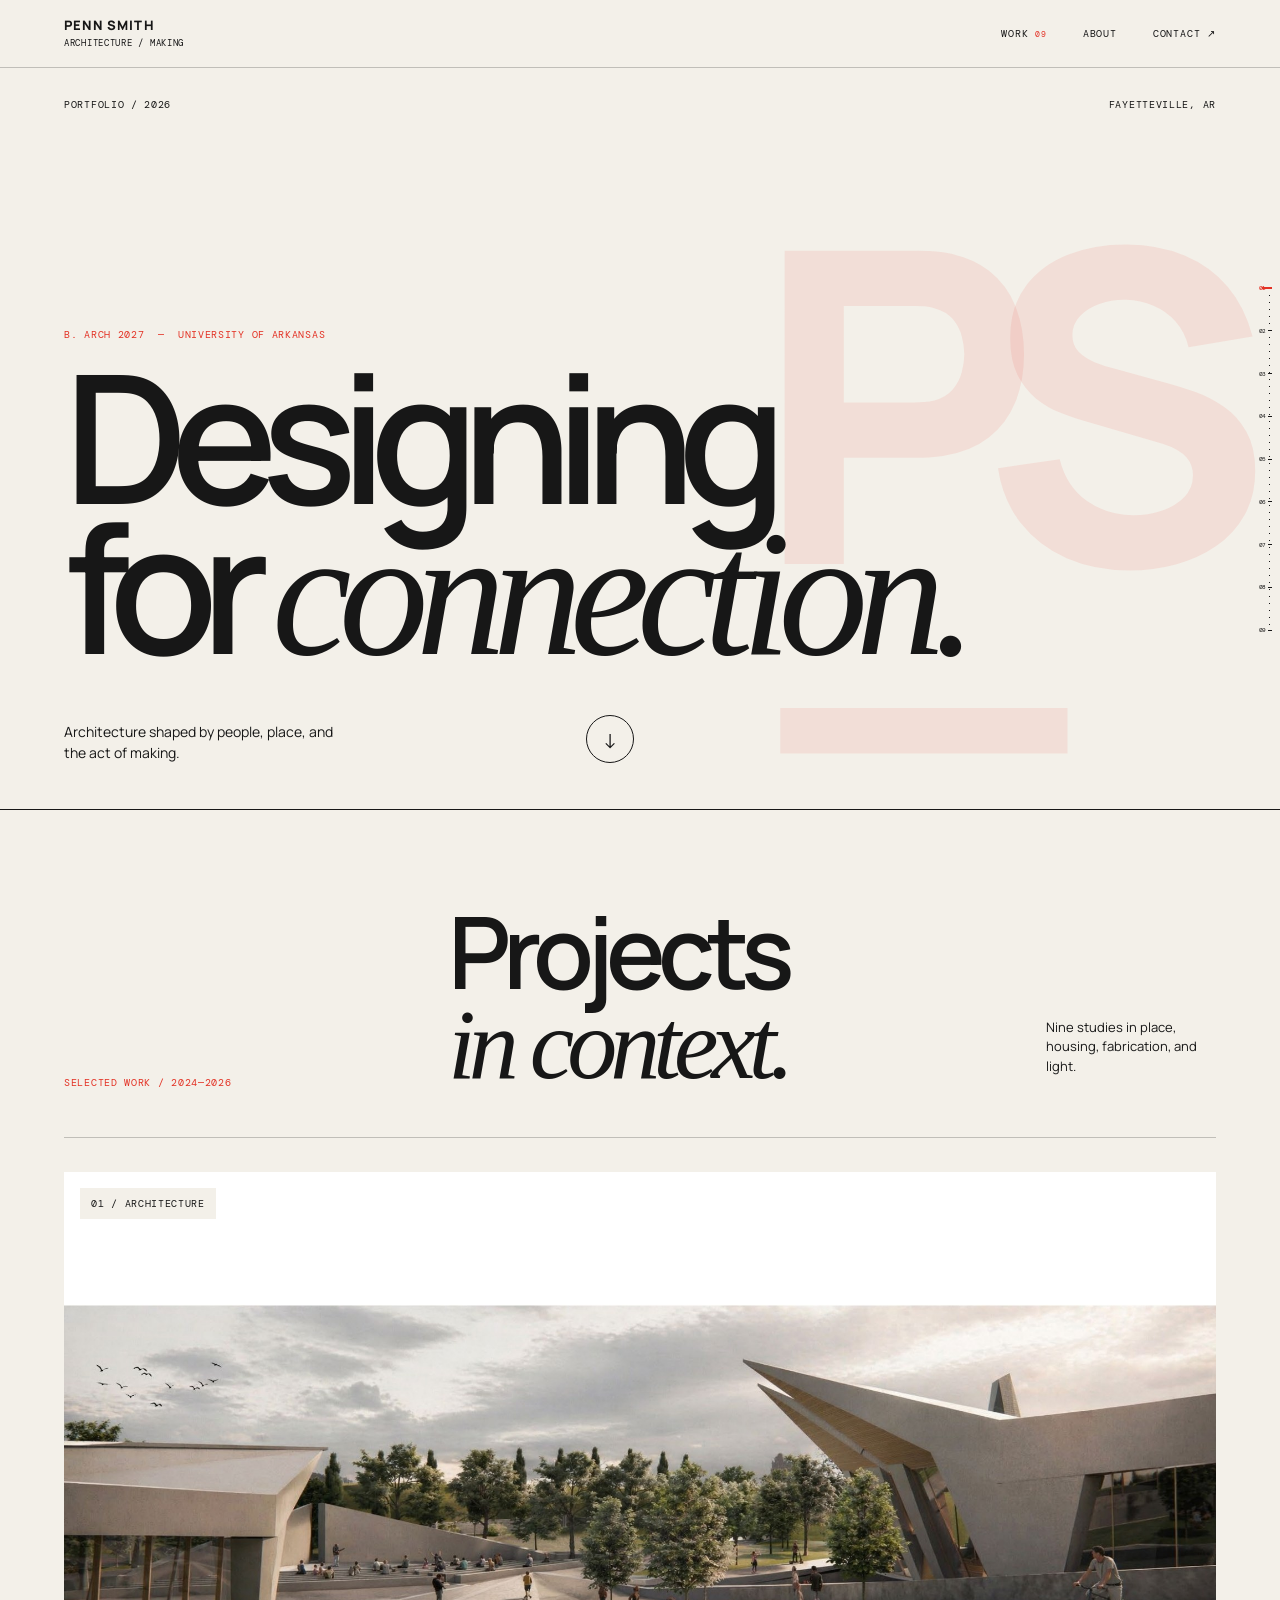
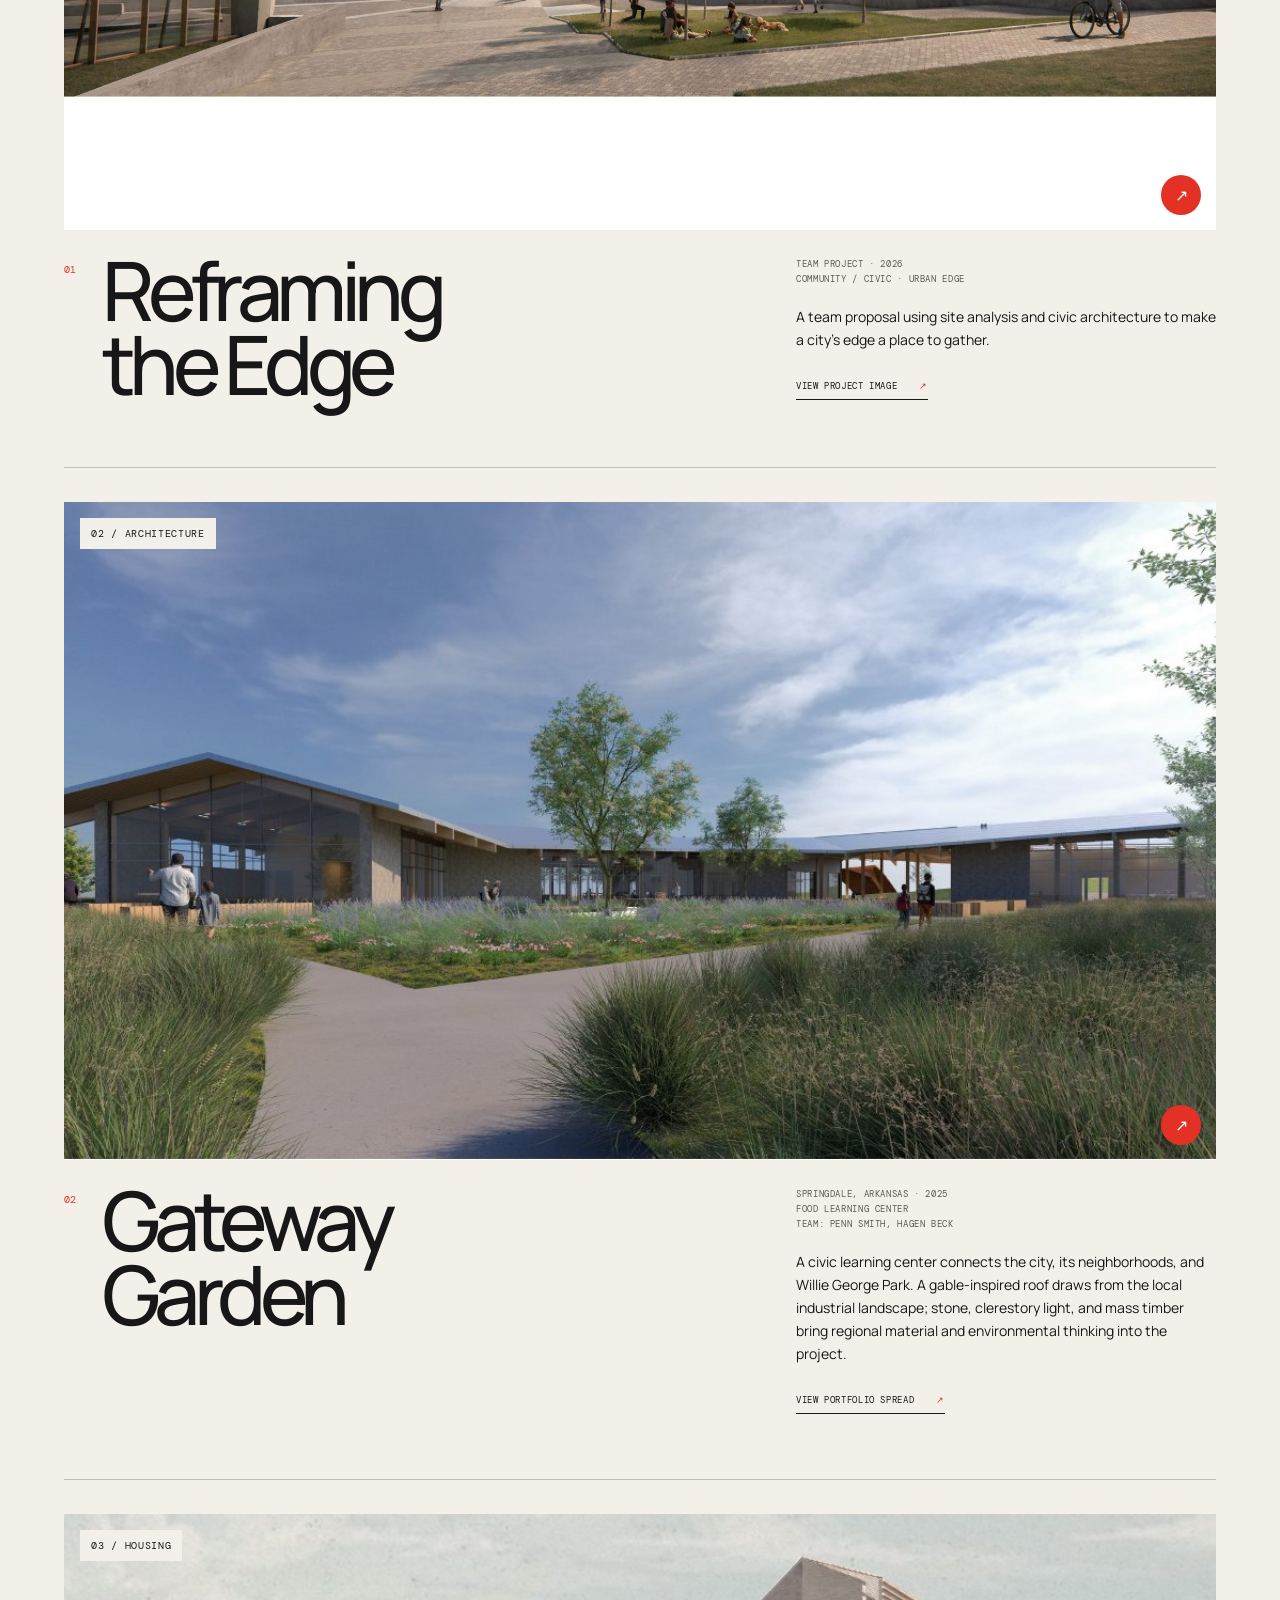
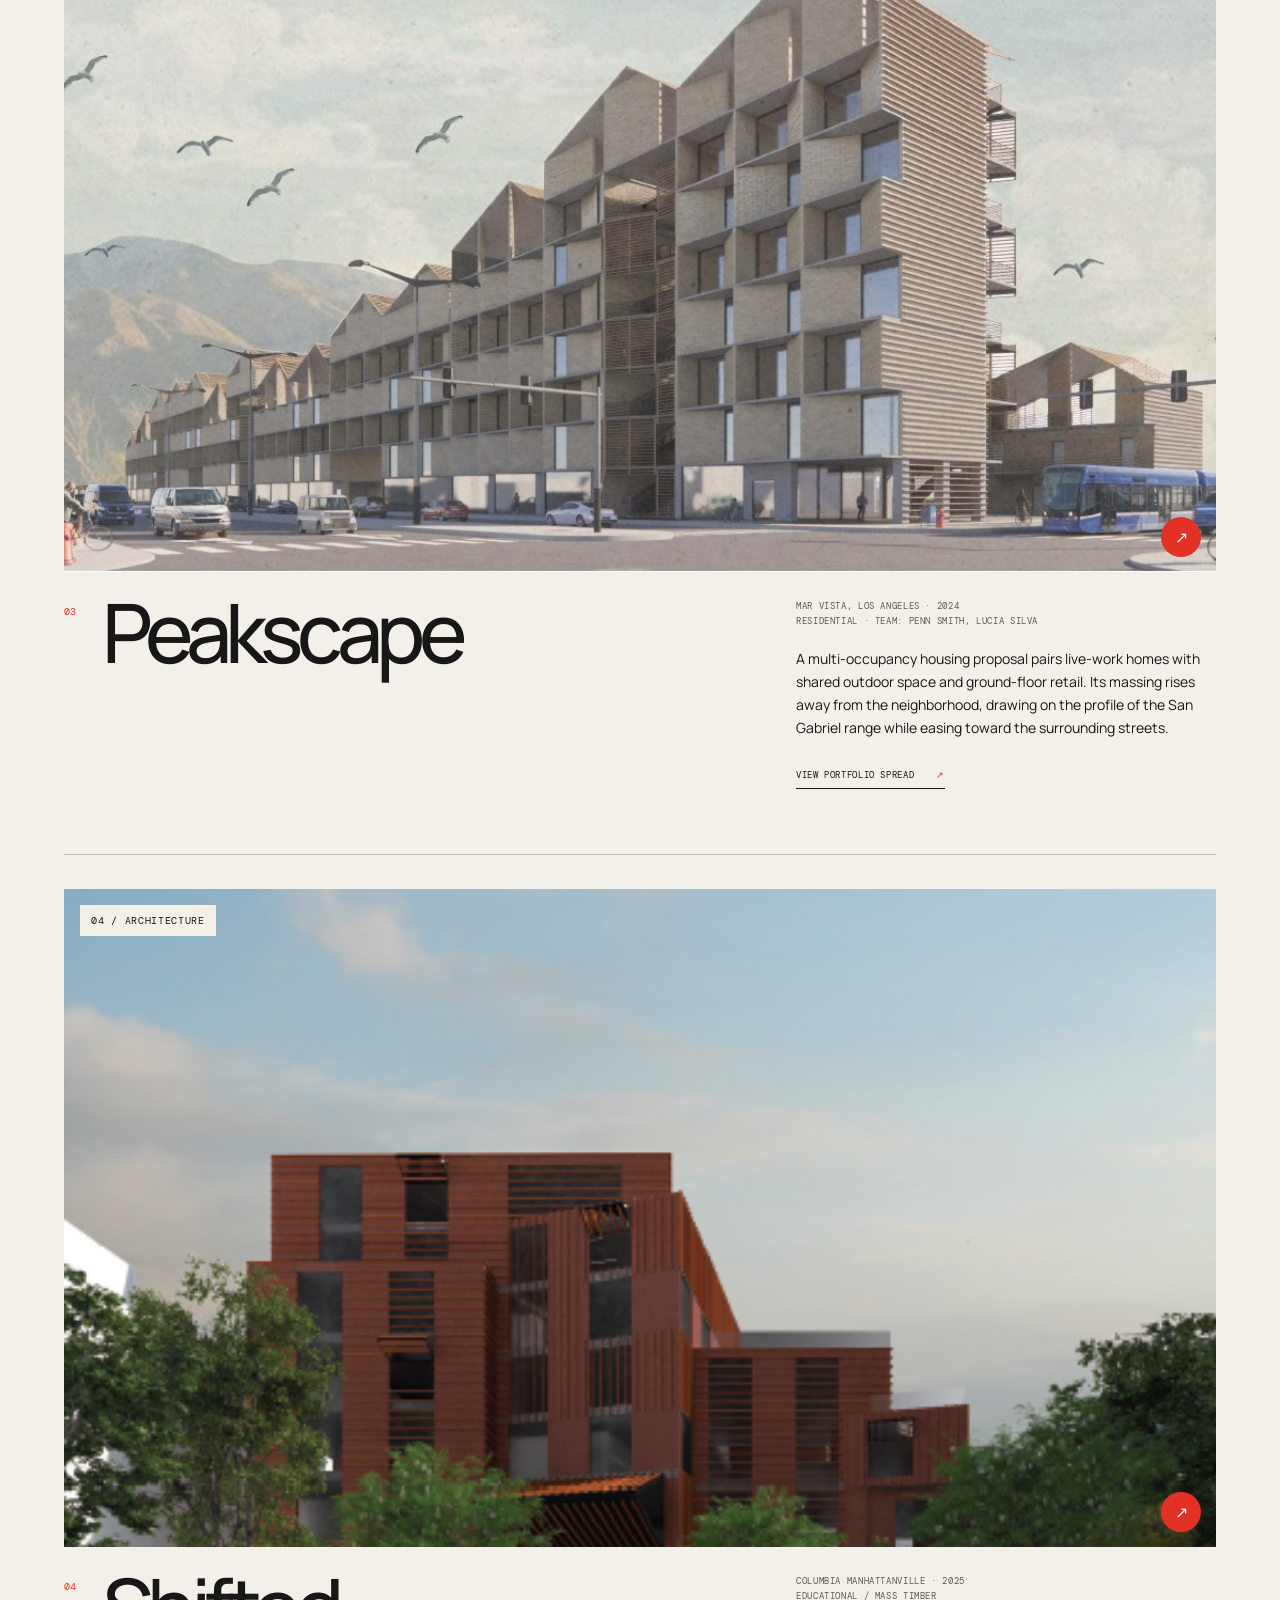
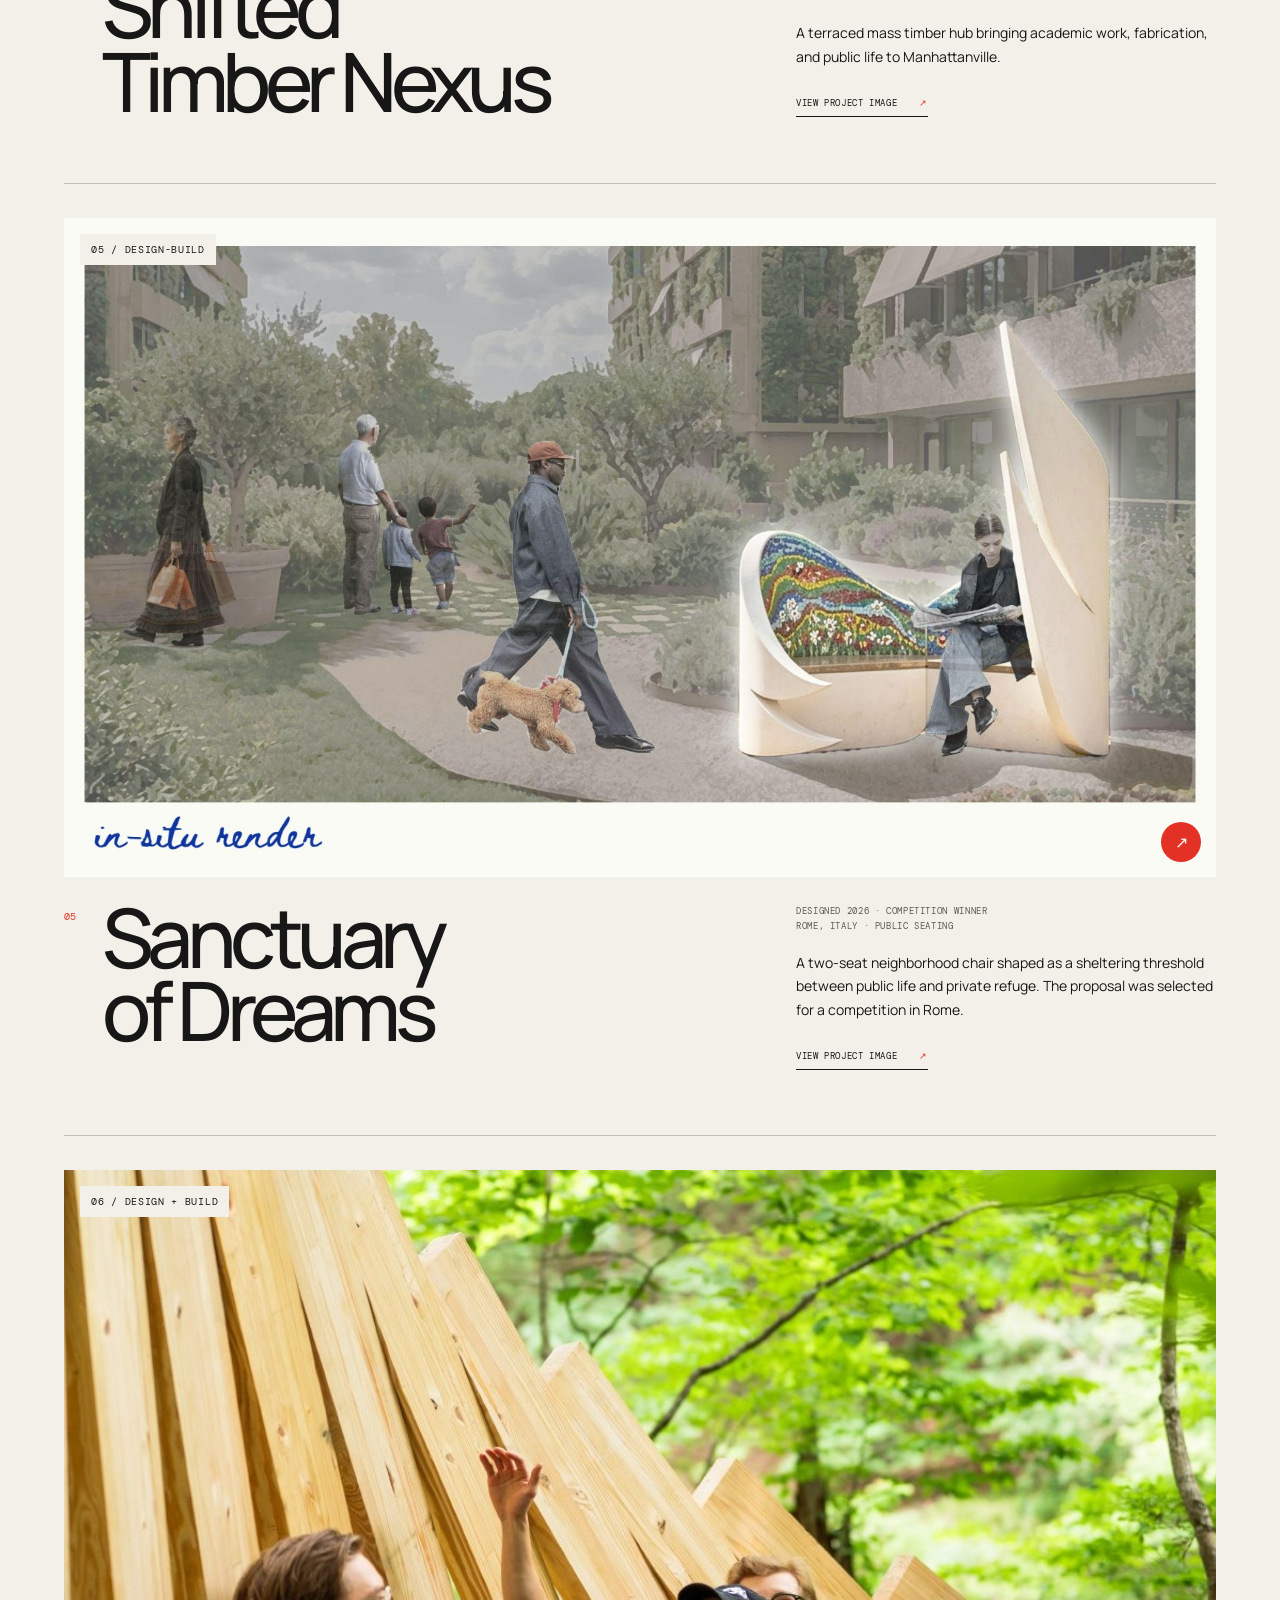
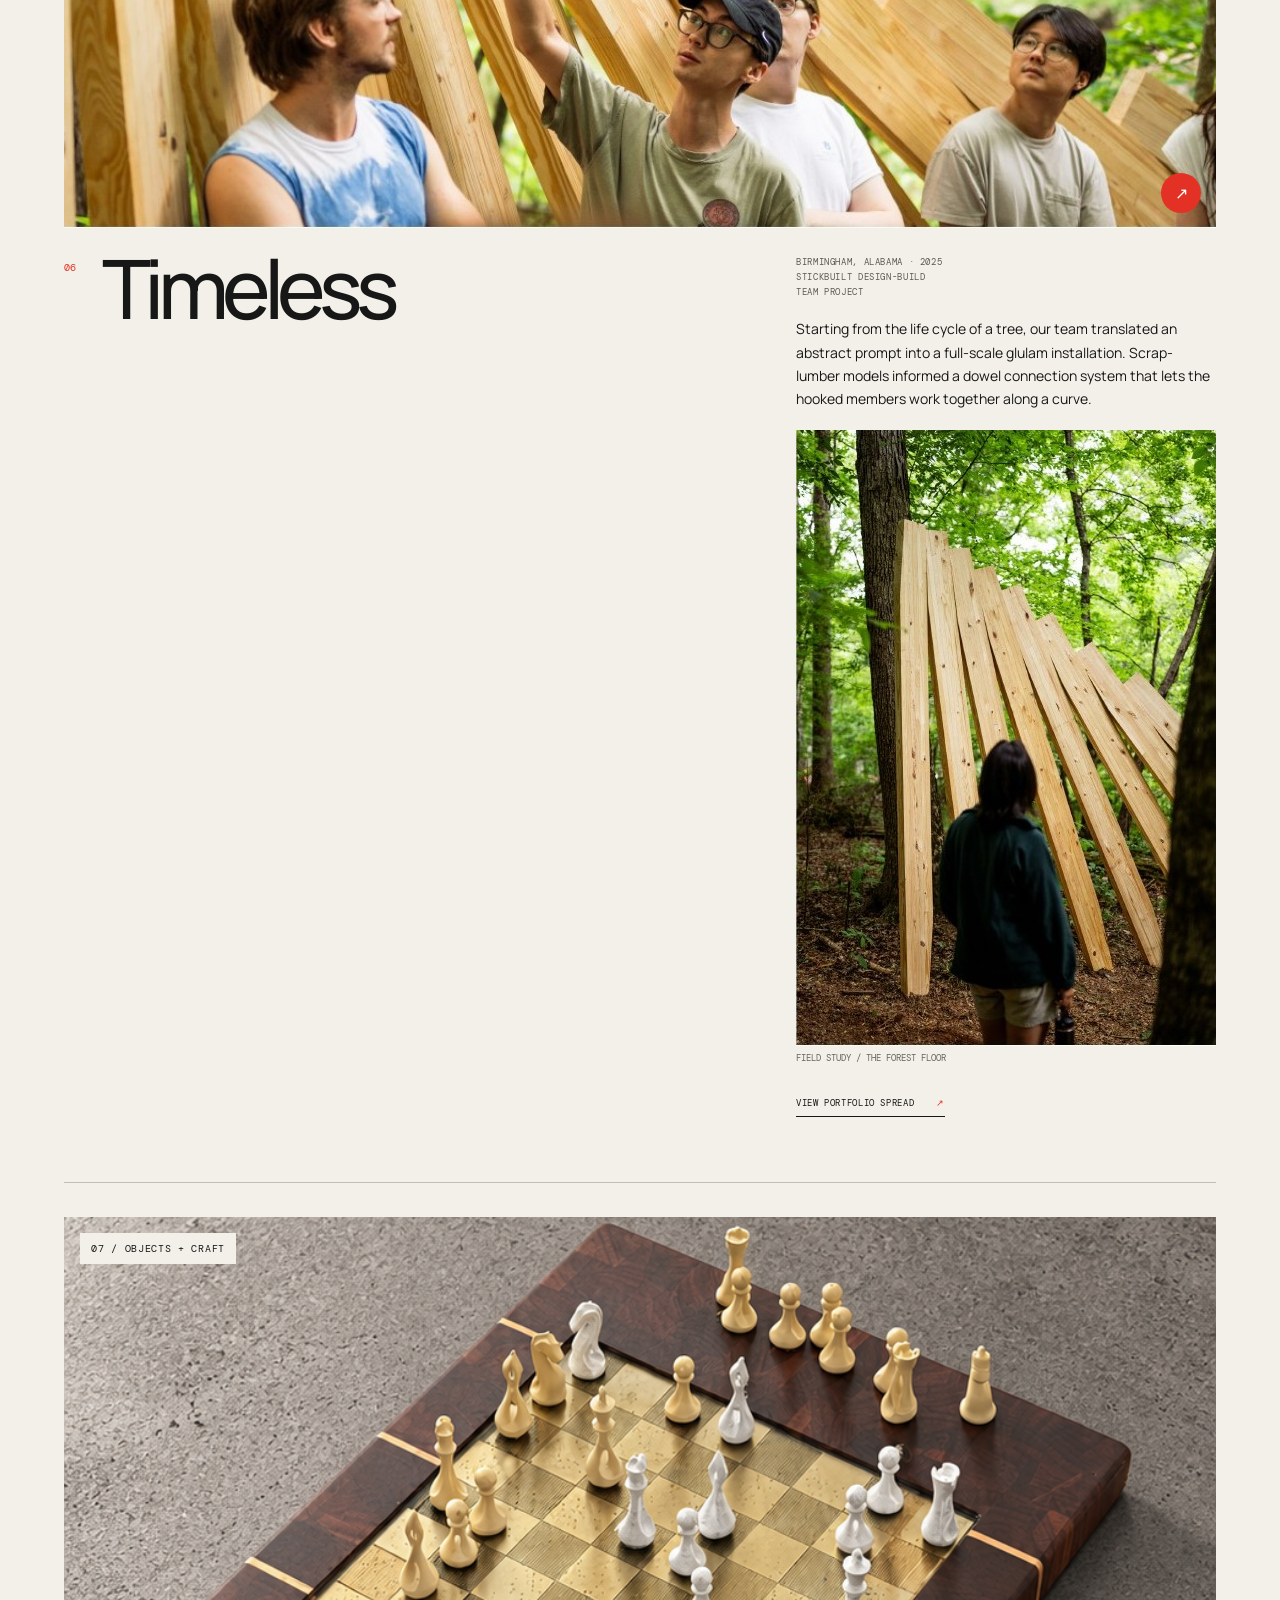
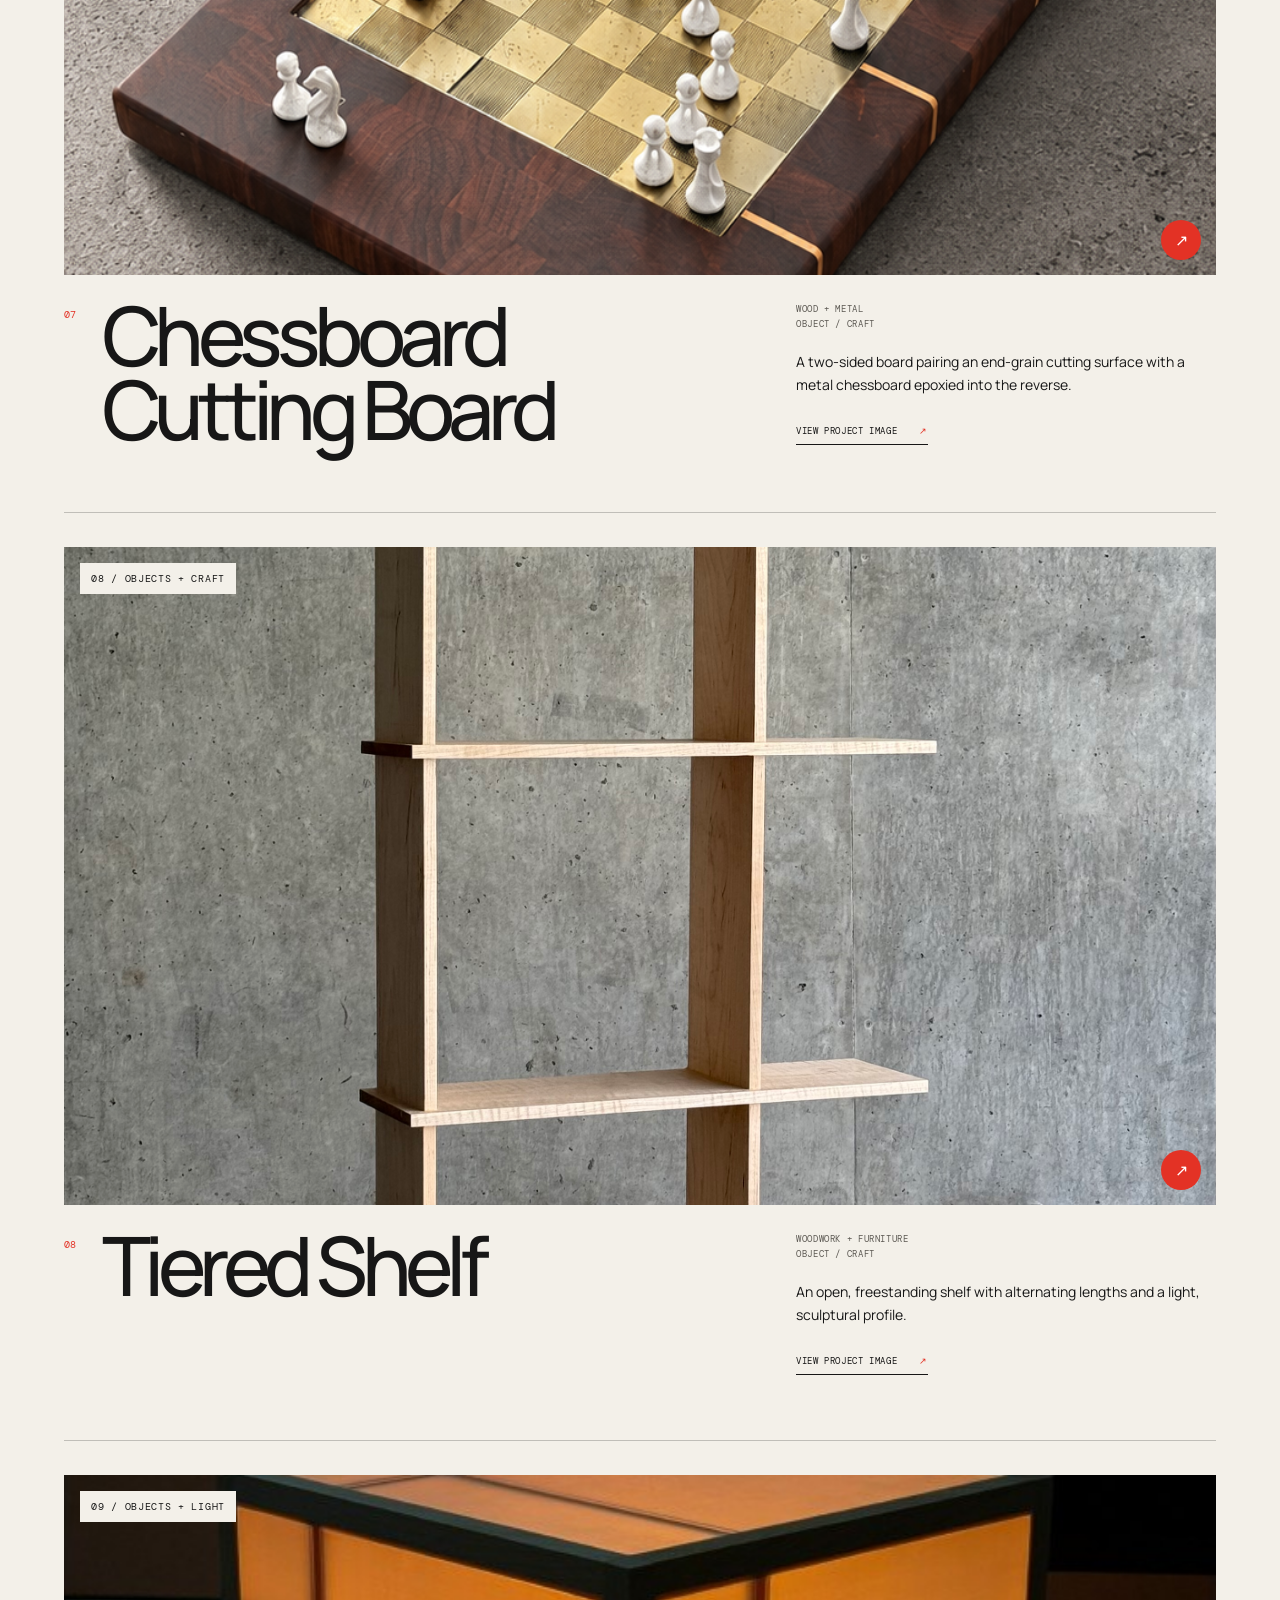
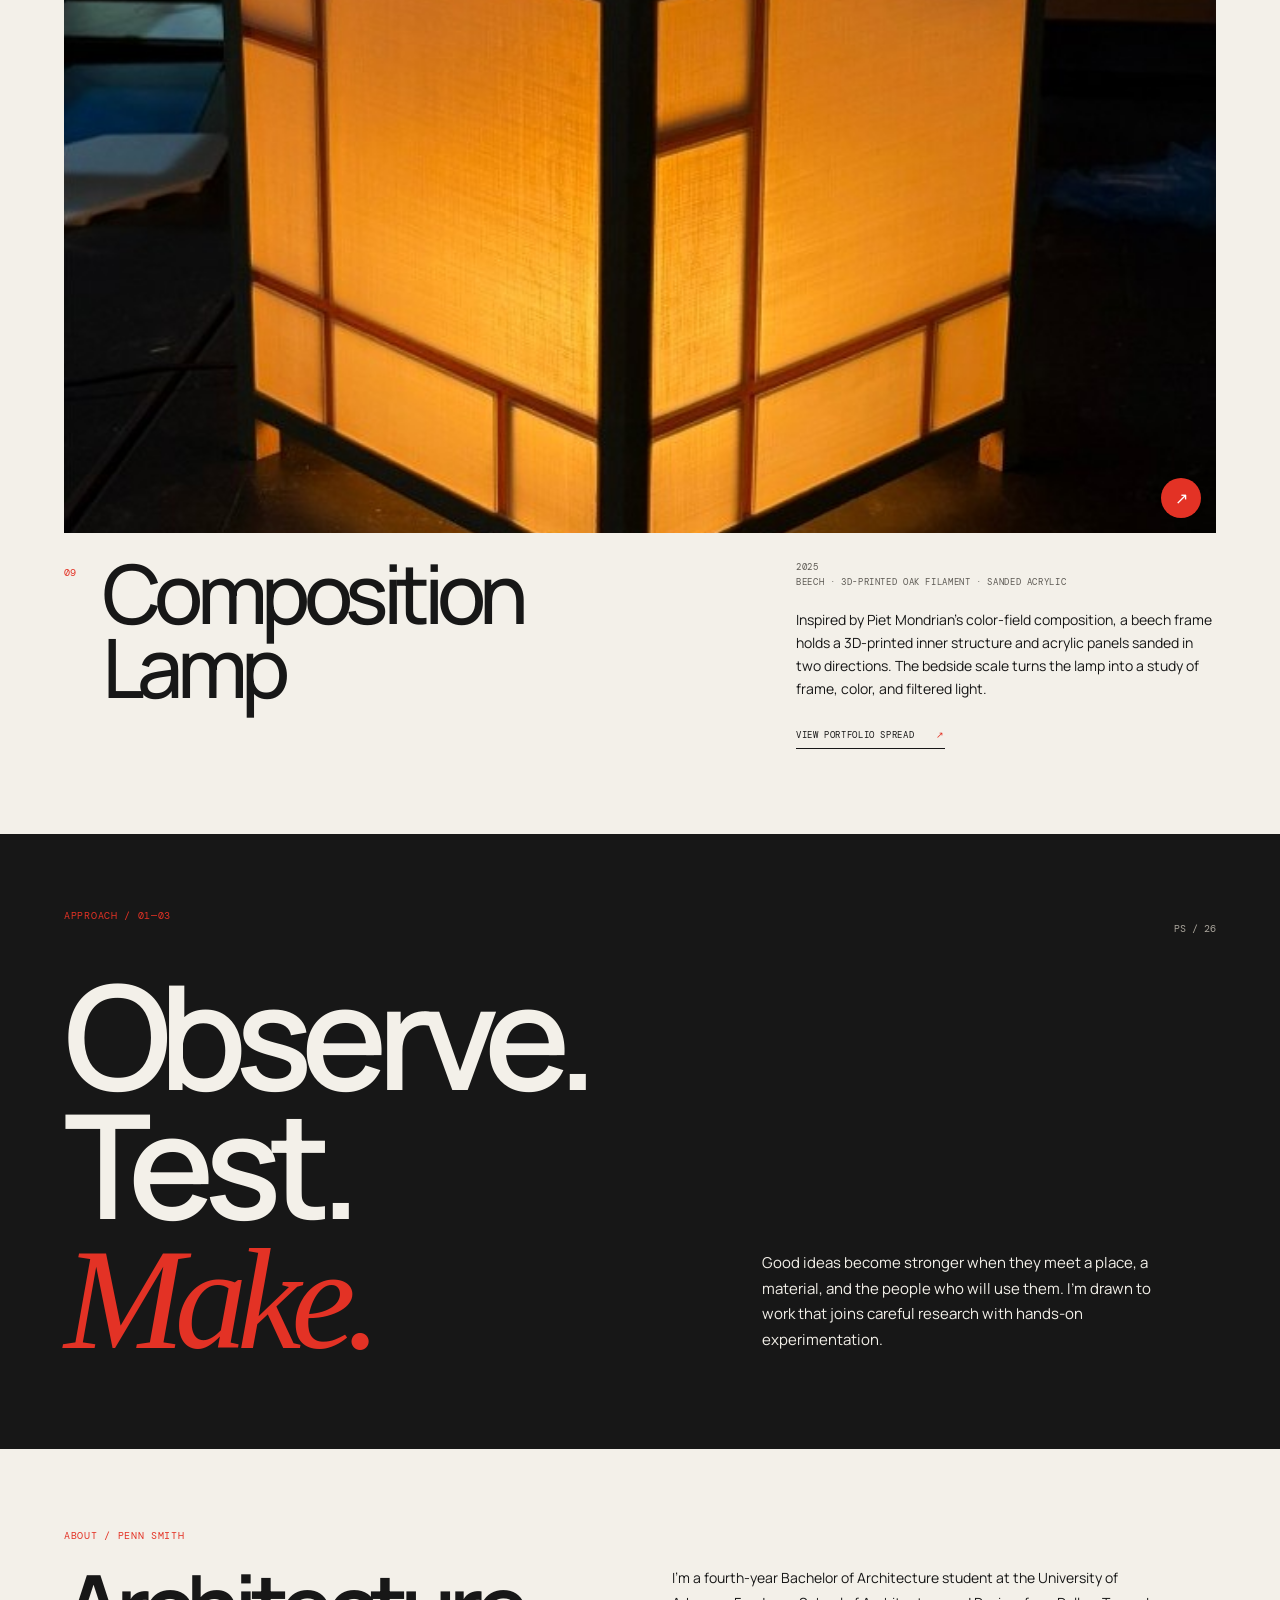
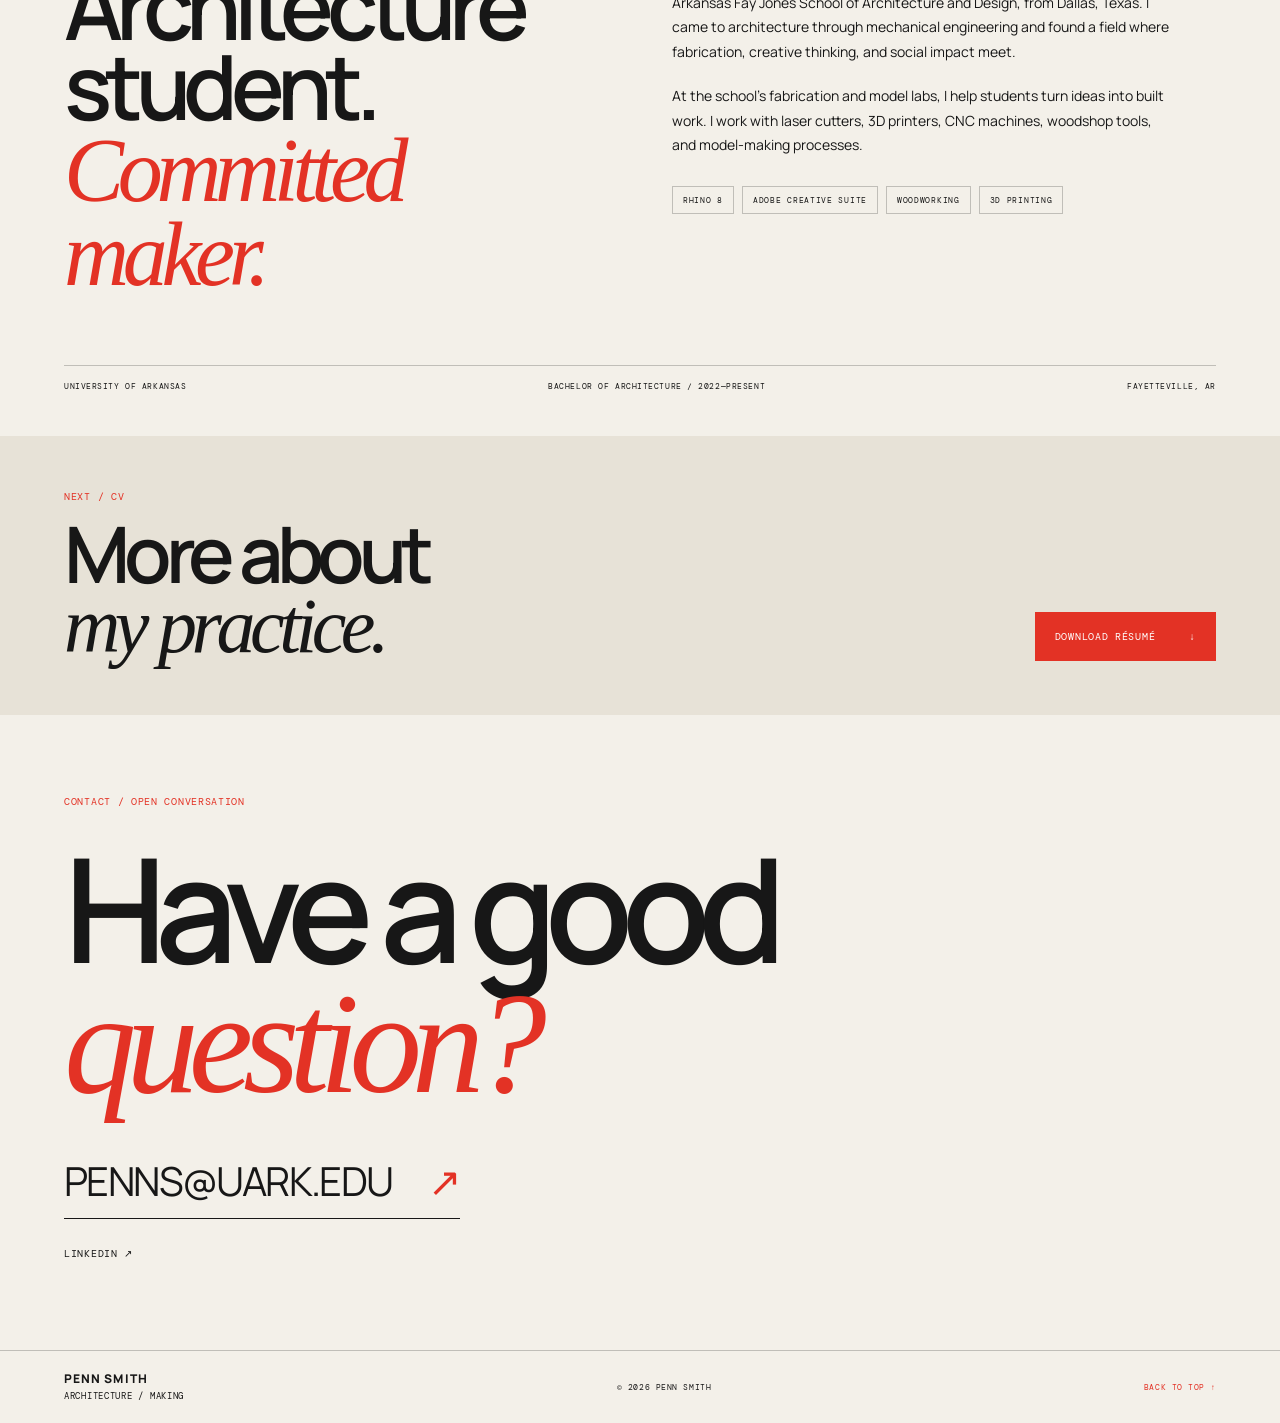
<file: index.html>
<!doctype html>
<html lang="en">
<head>
  <meta charset="utf-8">
  <meta name="viewport" content="width=device-width, initial-scale=1">
  <meta name="theme-color" content="#f3f0e9">
  <meta name="description" content="Architecture, fabrication, and design work by Penn Smith, a University of Arkansas architecture student.">
  <title>Penn Smith — Architecture & Making</title>
  <link rel="preconnect" href="https://fonts.googleapis.com">
  <link rel="preconnect" href="https://fonts.gstatic.com" crossorigin>
  <link href="https://fonts.googleapis.com/css2?family=DM+Mono:wght@400;500&family=Manrope:wght@400;500;600;700;800&display=swap" rel="stylesheet">
  <link rel="stylesheet" href="styles.css?v=scroll-ruler-6">
</head>
<body>
  <nav class="scroll-ruler" aria-label="Project scroll ruler">
    <span class="ruler-spine" aria-hidden="true"></span><span class="ruler-progress" aria-hidden="true"></span>
    <button type="button" data-project="reframing-edge" aria-label="Go to project 01, Reframing the Edge"><span>01</span></button>
    <button type="button" data-project="gateway-garden" aria-label="Go to project 02, Gateway Garden"><span>02</span></button>
    <button type="button" data-project="peakscape" aria-label="Go to project 03, Peakscape"><span>03</span></button>
    <button type="button" data-project="shifted-timber-nexus" aria-label="Go to project 04, Shifted Timber Nexus"><span>04</span></button>
    <button type="button" data-project="sanctuary-of-dreams" aria-label="Go to project 05, Sanctuary of Dreams"><span>05</span></button>
    <button type="button" data-project="timeless" aria-label="Go to project 06, Timeless"><span>06</span></button>
    <button type="button" data-project="chessboard-cutting-board" aria-label="Go to project 07, Chessboard Cutting Board"><span>07</span></button>
    <button type="button" data-project="tiered-shelf" aria-label="Go to project 08, Tiered Shelf"><span>08</span></button>
    <button type="button" data-project="composition-lamp" aria-label="Go to project 09, Composition Lamp"><span>09</span></button>
  </nav>
  <header class="topbar">
    <a class="wordmark" href="#top" aria-label="Penn Smith home">PENN SMITH<span>ARCHITECTURE / MAKING</span></a>
    <button class="menu-button" aria-expanded="false" aria-controls="nav">MENU <b>+</b></button>
    <nav id="nav" class="nav"><a href="#work">WORK <small>09</small></a><a href="#about">ABOUT</a><a href="#contact">CONTACT <span>↗</span></a></nav>
  </header>
  <main id="top">
    <section class="hero">
      <div class="hero-meta"><span>PORTFOLIO / 2026</span><span>FAYETTEVILLE, AR</span></div>
      <p class="hero-index">B. ARCH 2027&nbsp; — &nbsp;UNIVERSITY OF ARKANSAS</p>
      <h1>Designing<br>for <em>connection.</em></h1>
      <div class="hero-foot"><p>Architecture shaped by people, place, and the act of making.</p><a href="#work" class="circle-link" aria-label="Scroll to selected work">↓</a></div>
      <div class="hero-mark" aria-hidden="true">PS<br>—</div>
    </section>
    <section id="work" class="work">
      <div class="section-heading"><p class="eyebrow">SELECTED WORK / 2024—2026</p><h2>Projects<br><em>in context.</em></h2><p class="heading-note">Nine studies in place, housing, fabrication, and light.</p></div>
      <article class="project" id="reframing-edge">
        <a class="project-image" href="#reframing-copy"><img src="assets/reframing-edge-final-render.jpg" alt="Reframing the Edge community center in its landscape setting"><span class="image-label">01 / ARCHITECTURE</span><span class="image-arrow">↗</span></a>
        <div class="project-copy" id="reframing-copy"><div class="project-title"><span>01</span><h3>Reframing<br>the Edge</h3></div><div class="project-info"><p class="meta">TEAM PROJECT · 2026<br>COMMUNITY / CIVIC · URBAN EDGE</p><p>A team proposal using site analysis and civic architecture to make a city’s edge a place to gather.</p><a class="text-link" href="assets/reframing-edge-final-render.jpg" target="_blank">VIEW PROJECT IMAGE <span>↗</span></a></div></div>
      </article>
      <article class="project project-wide" id="gateway-garden">
        <a class="project-image" href="#gateway-copy"><img src="assets/gateway-garden.jpg" alt="Gateway Garden food learning center set into a planted public landscape"><span class="image-label">02 / ARCHITECTURE</span><span class="image-arrow">↗</span></a>
        <div class="project-copy" id="gateway-copy"><div class="project-title"><span>02</span><h3>Gateway<br>Garden</h3></div><div class="project-info"><p class="meta">SPRINGDALE, ARKANSAS · 2025<br>FOOD LEARNING CENTER<br>TEAM: PENN SMITH, HAGEN BECK</p><p>A civic learning center connects the city, its neighborhoods, and Willie George Park. A gable-inspired roof draws from the local industrial landscape; stone, clerestory light, and mass timber bring regional material and environmental thinking into the project.</p><a class="text-link" href="assets/source-page-4-04.jpg" target="_blank">VIEW PORTFOLIO SPREAD <span>↗</span></a></div></div>
      </article>
      <article class="project" id="peakscape">
        <a class="project-image" href="#peakscape-copy"><img src="assets/peakscape.jpg" alt="Peakscape housing proposal with stepped forms against the San Gabriel Mountains"><span class="image-label">03 / HOUSING</span><span class="image-arrow">↗</span></a>
        <div class="project-copy" id="peakscape-copy"><div class="project-title"><span>03</span><h3>Peakscape</h3></div><div class="project-info"><p class="meta">MAR VISTA, LOS ANGELES · 2024<br>RESIDENTIAL · TEAM: PENN SMITH, LUCIA SILVA</p><p>A multi-occupancy housing proposal pairs live-work homes with shared outdoor space and ground-floor retail. Its massing rises away from the neighborhood, drawing on the profile of the San Gabriel range while easing toward the surrounding streets.</p><a class="text-link" href="assets/source-page-10-10.jpg" target="_blank">VIEW PORTFOLIO SPREAD <span>↗</span></a></div></div>
      </article>
      <article class="project" id="shifted-timber-nexus">
        <a class="project-image" href="#shifted-copy"><img src="assets/shifted-timber-render-cover.png" alt="Street-level view of Shifted Timber Nexus, a terracotta-clad mass-timber building"><span class="image-label">04 / ARCHITECTURE</span><span class="image-arrow">↗</span></a>
        <div class="project-copy" id="shifted-copy"><div class="project-title"><span>04</span><h3>Shifted<br>Timber Nexus</h3></div><div class="project-info"><p class="meta">COLUMBIA MANHATTANVILLE · 2025<br>EDUCATIONAL / MASS TIMBER</p><p>A terraced mass timber hub bringing academic work, fabrication, and public life to Manhattanville.</p><a class="text-link" href="assets/shifted-timber-render-cover.png" target="_blank">VIEW PROJECT IMAGE <span>↗</span></a></div></div>
      </article>
      <article class="project" id="sanctuary-of-dreams">
        <a class="project-image" href="#sanctuary-copy"><img src="assets/sanctuary-in-situ-render.jpg" alt="Sanctuary of Dreams chair in its neighborhood setting"><span class="image-label">05 / DESIGN-BUILD</span><span class="image-arrow">↗</span></a>
        <div class="project-copy" id="sanctuary-copy"><div class="project-title"><span>05</span><h3>Sanctuary<br>of Dreams</h3></div><div class="project-info"><p class="meta">DESIGNED 2026 · COMPETITION WINNER<br>ROME, ITALY · PUBLIC SEATING</p><p>A two-seat neighborhood chair shaped as a sheltering threshold between public life and private refuge. The proposal was selected for a competition in Rome.</p><a class="text-link" href="assets/sanctuary-in-situ-render.jpg" target="_blank">VIEW PROJECT IMAGE <span>↗</span></a></div></div>
      </article>
      <article class="project project-build" id="timeless">
        <a class="project-image" href="#timeless-copy"><img src="assets/timeless-team.jpg" alt="Students discuss a curved glulam timber installation in a forest"><span class="image-label">06 / DESIGN + BUILD</span><span class="image-arrow">↗</span></a>
        <div class="project-copy" id="timeless-copy"><div class="project-title"><span>06</span><h3>Timeless</h3></div><div class="project-info"><p class="meta">BIRMINGHAM, ALABAMA · 2025<br>STICKBUILT DESIGN-BUILD<br>TEAM PROJECT</p><p>Starting from the life cycle of a tree, our team translated an abstract prompt into a full-scale glulam installation. Scrap-lumber models informed a dowel connection system that lets the hooked members work together along a curve.</p><div class="build-detail"><img src="assets/timeless-detail.jpg" alt="A visitor stands beside the timber installation"><span>FIELD STUDY / THE FOREST FLOOR</span></div><a class="text-link" href="assets/source-page-18-18.jpg" target="_blank">VIEW PORTFOLIO SPREAD <span>↗</span></a></div></div>
      </article>
      <article class="project" id="chessboard-cutting-board">
        <a class="project-image" href="#chessboard-copy"><img src="assets/cutting-board-chess.png" alt="Handmade end-grain cutting board with a metal chessboard insert and chess pieces"><span class="image-label">07 / OBJECTS + CRAFT</span><span class="image-arrow">↗</span></a>
        <div class="project-copy" id="chessboard-copy"><div class="project-title"><span>07</span><h3>Chessboard<br>Cutting Board</h3></div><div class="project-info"><p class="meta">WOOD + METAL<br>OBJECT / CRAFT</p><p>A two-sided board pairing an end-grain cutting surface with a metal chessboard epoxied into the reverse.</p><a class="text-link" href="assets/cutting-board-chess.png" target="_blank">VIEW PROJECT IMAGE <span>↗</span></a></div></div>
      </article>
      <article class="project" id="tiered-shelf">
        <a class="project-image" href="#shelf-copy"><img src="assets/tiered-shelf-front.jpeg" alt="Pale wood tiered shelf against a concrete wall"><span class="image-label">08 / OBJECTS + CRAFT</span><span class="image-arrow">↗</span></a>
        <div class="project-copy" id="shelf-copy"><div class="project-title"><span>08</span><h3>Tiered Shelf</h3></div><div class="project-info"><p class="meta">WOODWORK + FURNITURE<br>OBJECT / CRAFT</p><p>An open, freestanding shelf with alternating lengths and a light, sculptural profile.</p><a class="text-link" href="assets/tiered-shelf-front.jpeg" target="_blank">VIEW PROJECT IMAGE <span>↗</span></a></div></div>
      </article>
      <article class="project project-lamp" id="composition-lamp">
        <a class="project-image" href="#lamp-copy"><img src="assets/composition-lamp.jpg" alt="Composition Lamp glowing with a geometric timber frame and warm translucent panels"><span class="image-label">09 / OBJECTS + LIGHT</span><span class="image-arrow">↗</span></a>
        <div class="project-copy" id="lamp-copy"><div class="project-title"><span>09</span><h3>Composition<br>Lamp</h3></div><div class="project-info"><p class="meta">2025<br>BEECH · 3D-PRINTED OAK FILAMENT · SANDED ACRYLIC</p><p>Inspired by Piet Mondrian’s color-field composition, a beech frame holds a 3D-printed inner structure and acrylic panels sanded in two directions. The bedside scale turns the lamp into a study of frame, color, and filtered light.</p><a class="text-link" href="assets/source-page-19-19.jpg" target="_blank">VIEW PORTFOLIO SPREAD <span>↗</span></a></div></div>
      </article>
    </section>
    <section class="statement"><p class="eyebrow">APPROACH / 01—03</p><div class="statement-grid"><h2>Observe.<br>Test.<br><em>Make.</em></h2><p>Good ideas become stronger when they meet a place, a material, and the people who will use them. I’m drawn to work that joins careful research with hands-on experimentation.</p><span class="statement-number">PS / 26</span></div></section>
    <section id="about" class="about"><p class="eyebrow">ABOUT / PENN SMITH</p><div class="about-main"><h2>Architecture student.<br><em>Committed maker.</em></h2><div class="about-copy"><p>I’m a fourth-year Bachelor of Architecture student at the University of Arkansas Fay Jones School of Architecture and Design, from Dallas, Texas. I came to architecture through mechanical engineering and found a field where fabrication, creative thinking, and social impact meet.</p><p>At the school’s fabrication and model labs, I help students turn ideas into built work. I work with laser cutters, 3D printers, CNC machines, woodshop tools, and model-making processes.</p><div class="about-tags"><span>RHINO 8</span><span>ADOBE CREATIVE SUITE</span><span>WOODWORKING</span><span>3D PRINTING</span></div></div></div><div class="about-bottom"><span>UNIVERSITY OF ARKANSAS</span><span>BACHELOR OF ARCHITECTURE / 2022—PRESENT</span><span>FAYETTEVILLE, AR</span></div></section>
    <section class="resume"><div><p class="eyebrow">NEXT / CV</p><h2>More about<br><em>my practice.</em></h2></div><a class="resume-button" href="assets/penn-smith-resume.pdf" download>DOWNLOAD RÉSUMÉ <span>↓</span></a></section>
    <section id="contact" class="contact"><p class="eyebrow">CONTACT / OPEN CONVERSATION</p><h2>Have a good<br><em>question?</em></h2><a class="email" href="mailto:penns@uark.edu">PENNS@UARK.EDU <span>↗</span></a><a class="linkedin" href="https://www.linkedin.com/in/pennsmitharch" target="_blank" rel="noreferrer">LINKEDIN ↗</a></section>
  </main>
  <footer><a class="wordmark" href="#top">PENN SMITH<span>ARCHITECTURE / MAKING</span></a><span>© <span id="year"></span> PENN SMITH</span><a href="#top">BACK TO TOP ↑</a></footer>
  <script src="script.js?v=scroll-ruler-2"></script>
</body>
</html>
</file>
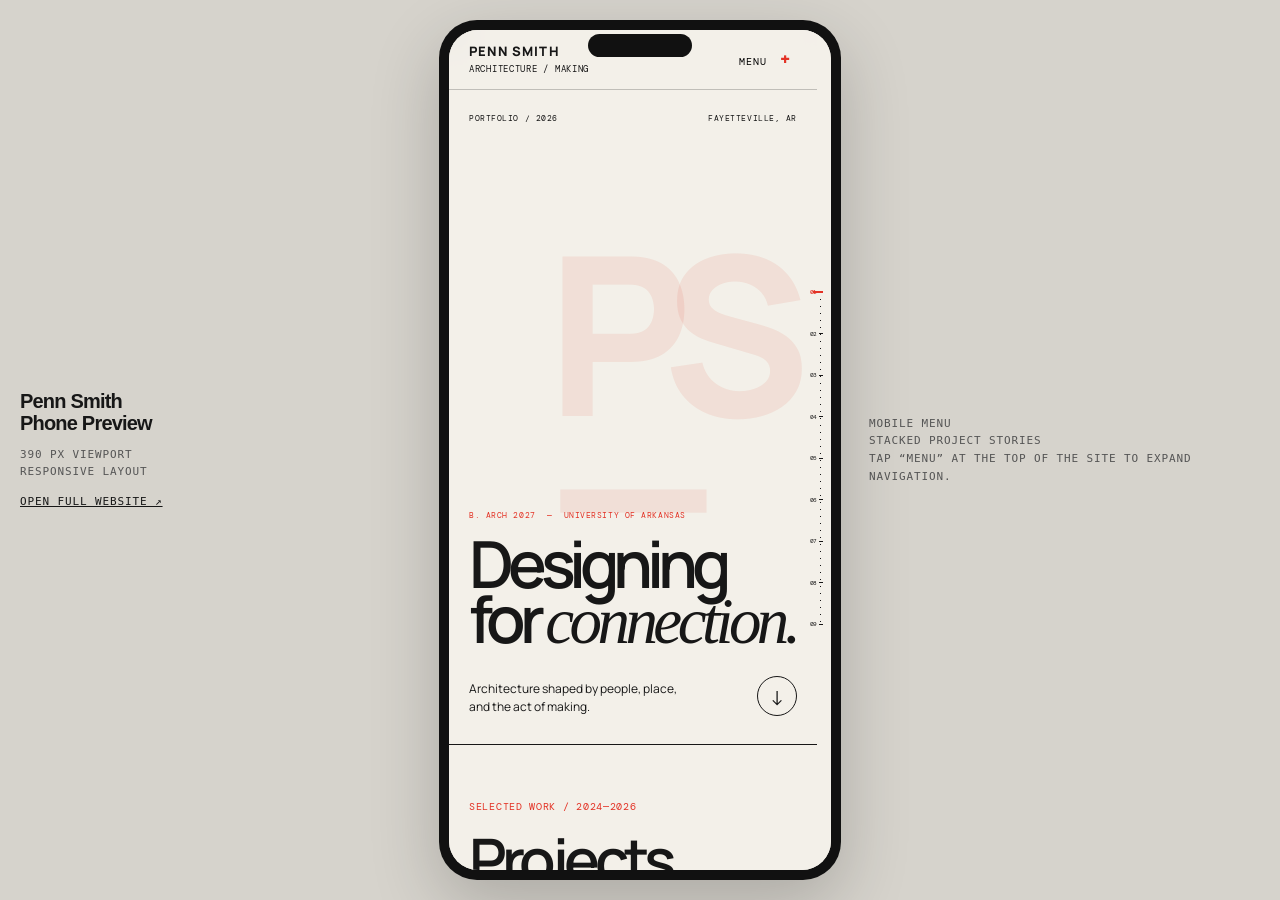
<file: mobile-preview.html>
<!doctype html>
<html lang="en">
<head>
  <meta charset="utf-8">
  <meta name="viewport" content="width=device-width, initial-scale=1">
  <meta name="theme-color" content="#d6d3cc">
  <title>Penn Smith — Phone Preview</title>
  <style>
    *{box-sizing:border-box}body{margin:0;min-height:100vh;background:#d6d3cc;color:#171717;font-family:Arial,sans-serif;display:grid;grid-template-columns:minmax(220px,1fr) 402px minmax(220px,1fr);align-items:center;gap:28px;padding:20px}aside{font:11px/1.6 monospace;letter-spacing:.08em;text-transform:uppercase;color:#555}aside strong{display:block;color:#171717;font:600 20px/1.1 Arial,sans-serif;letter-spacing:-.04em;text-transform:none;margin-bottom:12px}aside a{display:inline-block;color:#171717;margin-top:12px}main{width:402px;height:min(880px,calc(100vh - 40px));min-height:620px;background:#111;border-radius:38px;padding:10px;box-shadow:0 24px 70px #0003;position:relative}main:before{content:"";position:absolute;z-index:2;top:14px;left:50%;transform:translateX(-50%);width:104px;height:23px;background:#111;border-radius:20px}iframe{display:block;border:0;width:100%;height:100%;border-radius:29px;background:#f3f0e9}@media(max-width:800px){body{display:block;padding:0;background:#f3f0e9}aside{display:none}main{width:100vw;height:100svh;min-height:0;border-radius:0;padding:0;box-shadow:none}main:before{display:none}iframe{border-radius:0}}
  </style>
</head>
<body>
  <aside><strong>Penn Smith<br>Phone Preview</strong>390 px viewport<br>Responsive layout<br><a href="./">Open full website ↗</a></aside>
  <main><iframe src="./" title="Penn Smith architecture portfolio in phone layout"></iframe></main>
  <aside>Mobile menu<br>Stacked project stories<br>Tap “MENU” at the top of the site to expand navigation.</aside>
</body>
</html>
</file>
<file: styles.css>
:root{--paper:#f3f0e9;--ink:#171717;--line:rgba(23,23,23,.23);--red:#e33225;--mono:"DM Mono",monospace;--sans:"Manrope",Arial,sans-serif}*{box-sizing:border-box}html{scroll-behavior:smooth}body{margin:0;background:var(--paper);color:var(--ink);font-family:var(--sans);-webkit-font-smoothing:antialiased}a{color:inherit;text-decoration:none}.topbar{height:68px;padding:0 5vw;display:flex;align-items:center;justify-content:space-between;border-bottom:1px solid var(--line);position:sticky;top:0;background:rgba(243,240,233,.95);backdrop-filter:blur(12px);z-index:10}.wordmark{font-size:13px;font-weight:800;letter-spacing:.09em;line-height:1.2}.wordmark span{display:block;margin-top:4px;font:9px var(--mono);letter-spacing:.08em}.nav{display:flex;gap:36px;font:10px var(--mono);letter-spacing:.08em}.nav a:hover,.text-link:hover{color:var(--red)}.nav small{color:var(--red)}.menu-button{display:none;background:none;border:0;font:10px var(--mono)}.hero{min-height:calc(90svh - 68px);padding:30px 5vw 46px;position:relative;overflow:hidden;display:flex;flex-direction:column;justify-content:space-between;border-bottom:1px solid var(--ink)}.hero-meta,.hero-index,.eyebrow,.meta,.image-label,.text-link,.about-tags,.about-bottom,footer,.linkedin,.resume-button{font:10px var(--mono);letter-spacing:.07em}.hero-meta{display:flex;justify-content:space-between}.hero-index{margin:auto 0 20px;color:var(--red)}h1{font-size:clamp(68px,14vw,190px);line-height:.84;letter-spacing:-.095em;font-weight:600;margin:0 0 45px;position:relative;z-index:1}h1 em,h2 em{font-family:Georgia,serif;font-weight:400;letter-spacing:-.07em}.hero-foot{display:flex;justify-content:space-between;align-items:end;max-width:570px}.hero-foot p{font-size:14px;max-width:290px;line-height:1.5;margin:0}.circle-link{border:1px solid var(--ink);border-radius:50%;width:48px;height:48px;display:grid;place-items:center;font-size:20px}.hero-mark{position:absolute;right:5vw;top:24%;font-size:clamp(150px,34vw,440px);font-weight:800;letter-spacing:-.13em;line-height:.7;color:rgba(227,50,37,.09);pointer-events:none}.work{padding:80px 5vw 20px}.section-heading{display:grid;grid-template-columns:1fr 1fr 1fr;align-items:end;padding-bottom:48px}.eyebrow{color:var(--red);margin:0}.section-heading h2,.statement h2,.about h2,.resume h2,.contact h2{font-size:clamp(42px,8vw,100px);line-height:.89;letter-spacing:-.08em;font-weight:600;margin:16px 0 0}.heading-note{font-size:13px;max-width:170px;line-height:1.5;justify-self:end}.project{padding:34px 0 65px;border-top:1px solid var(--line)}.project-image{display:block;position:relative;overflow:hidden;background:#d8d4ca}.project-image img{width:100%;display:block;object-fit:cover;aspect-ratio:1.75/1;transition:transform .7s cubic-bezier(.2,.7,.2,1);}.project-image:hover img{transform:scale(1.025)}.image-label{position:absolute;left:16px;top:16px;background:var(--paper);padding:9px 11px}.image-arrow{position:absolute;right:15px;bottom:15px;background:var(--red);color:white;width:40px;height:40px;border-radius:50%;display:grid;place-items:center}.project-copy{display:grid;grid-template-columns:1fr 1fr;padding-top:24px;gap:5vw}.project-title{display:grid;grid-template-columns:38px 1fr;align-items:start}.project-title>span{font:10px var(--mono);color:var(--red);padding-top:9px}.project-title h3{font-size:clamp(38px,7.5vw,82px);font-weight:500;line-height:.9;letter-spacing:-.08em;margin:0}.project-info{max-width:460px;justify-self:end}.meta{line-height:1.65;color:#5d5a54;margin:3px 0 18px;font-size:9px}.project-info>p:not(.meta){font-size:14px;line-height:1.65;margin:0 0 20px;max-width:420px}.text-link{display:inline-flex;gap:22px;border-bottom:1px solid var(--ink);padding:9px 0 7px;font-size:9px}.text-link span{color:var(--red)}.build-detail{margin:0 0 24px}.build-detail img{width:100%;display:block}.build-detail span{display:block;padding-top:6px;color:#68645e;font:9px var(--mono)}.statement{background:#171717;color:var(--paper);padding:75px 5vw 85px}.statement-grid{display:grid;grid-template-columns:1fr 1fr;align-items:end;position:relative}.statement h2{font-size:clamp(64px,12vw,145px);margin-top:48px}.statement h2 em{color:var(--red)}.statement-grid>p{font-size:15px;line-height:1.7;max-width:390px;justify-self:end;margin:0 5vw 12px 0}.statement-number{position:absolute;right:0;top:0;font:10px var(--mono);color:#aba69d}.about{padding:80px 5vw 30px}.about-main{display:grid;grid-template-columns:1fr 1fr;gap:5vw;margin:24px 0 70px}.about h2{font-size:clamp(42px,7.5vw,90px);margin:0}.about h2 em{color:var(--red)}.about-copy{max-width:500px}.about-copy p{font-size:14px;line-height:1.75;margin:0 0 20px}.about-tags{display:flex;flex-wrap:wrap;gap:8px;margin-top:28px}.about-tags span{border:1px solid var(--line);padding:8px 10px;font-size:8px}.about-bottom{border-top:1px solid var(--line);padding:15px 0;display:flex;justify-content:space-between;flex-wrap:wrap;gap:12px;font-size:8px}.resume{background:#e7e2d7;padding:54px 5vw;display:flex;align-items:end;justify-content:space-between}.resume h2{font-size:clamp(42px,7vw,78px)}.resume-button{background:var(--red);color:#fff;padding:18px 20px;display:flex;gap:34px;align-items:center}.resume-button:hover{background:var(--ink)}.contact{padding:80px 5vw 90px;position:relative}.contact h2{font-size:clamp(64px,12vw,145px);margin:35px 0 45px}.contact h2 em{color:var(--red)}.email{font-size:clamp(20px,4vw,40px);letter-spacing:-.04em;border-bottom:1px solid var(--ink);padding-bottom:10px;display:inline-flex;gap:35px}.email span{color:var(--red)}.linkedin{display:block;margin-top:28px}footer{border-top:1px solid var(--line);padding:21px 5vw;display:flex;justify-content:space-between;align-items:center;font-size:8px}footer .wordmark{font-family:var(--sans);font-size:12px}footer>a:last-child{color:var(--red)}
@media(max-width:700px){.topbar{height:60px;padding:0 20px}.menu-button{display:block;z-index:12;letter-spacing:.1em}.menu-button b{font-size:16px;color:var(--red);padding-left:6px}.nav{display:none;position:absolute;top:59px;left:0;right:0;background:var(--paper);padding:24px 20px 28px;border-bottom:1px solid var(--line);flex-direction:column;gap:20px}.nav.open{display:flex}.hero{min-height:78svh;padding:23px 20px 28px}.hero-meta{font-size:8px}.hero-index{font-size:8px;margin-bottom:16px}h1{font-size:clamp(60px,17vw,108px);margin-bottom:28px}.hero-mark{font-size:58vw;top:25%;right:9vw}.hero-foot p{font-size:12px;max-width:230px}.circle-link{width:40px;height:40px}.work{padding:55px 20px 10px}.section-heading{display:block;padding-bottom:30px}.section-heading h2{font-size:60px;margin:20px 0}.heading-note{margin:0;max-width:240px;justify-self:auto}.project{padding:20px 0 42px}.project-image img{aspect-ratio:1.15/1}.image-label{font-size:8px;left:9px;top:9px;padding:7px}.image-arrow{right:9px;bottom:9px;width:34px;height:34px}.project-copy{grid-template-columns:1fr;gap:15px;padding-top:18px}.project-title{grid-template-columns:30px 1fr}.project-title>span{padding-top:6px}.project-title h3{font-size:clamp(42px,12vw,68px)}.project-info{justify-self:stretch;padding-left:30px}.project-info>p:not(.meta){font-size:13px}.statement{padding:55px 20px 60px}.statement-grid{grid-template-columns:1fr}.statement h2{font-size:76px;margin:35px 0 25px}.statement-grid>p{justify-self:start;margin:0;max-width:310px;font-size:13px}.statement-number{top:4px}.about{padding:55px 20px 18px}.about-main{grid-template-columns:1fr;gap:28px;margin:22px 0 45px}.about h2{font-size:48px}.about-copy p{font-size:13px}.about-bottom{font-size:7px;display:grid;grid-template-columns:1fr 1fr}.about-bottom span:last-child{text-align:right}.resume{padding:38px 20px;display:block}.resume h2{font-size:55px;margin:15px 0 25px}.resume-button{width:100%;justify-content:space-between}.contact{padding:57px 20px 65px}.contact h2{font-size:82px;margin:32px 0}.email{font-size:clamp(20px,6vw,28px);gap:12px}footer{padding:17px 20px;gap:12px;flex-wrap:wrap}footer>span{order:3;width:100%;font-size:7px}footer>a:last-child{font-size:7px}}
@media(prefers-reduced-motion:reduce){html{scroll-behavior:auto}*,*::before,*::after{transition:none!important}}
/* Right-edge drafting ruler: measured track and a red, ticked scroll thumb. */
html{scrollbar-color:var(--red) var(--paper);scrollbar-width:thin}
html::-webkit-scrollbar{width:14px}
html::-webkit-scrollbar-track{background-color:var(--paper);background-image:linear-gradient(to right,transparent 6px,rgba(23,23,23,.42) 6px 7px,transparent 7px),repeating-linear-gradient(to bottom,transparent 0 5px,rgba(23,23,23,.22) 5px 6px,transparent 6px 12px),repeating-linear-gradient(to bottom,transparent 0 17px,rgba(23,23,23,.58) 17px 18px,transparent 18px 36px)}
html::-webkit-scrollbar-thumb{background-color:var(--red);border:3px solid var(--paper);border-radius:0;background-image:repeating-linear-gradient(to bottom,transparent 0 8px,rgba(243,240,233,.85) 8px 9px,transparent 9px 15px)}
html::-webkit-scrollbar-button{height:14px;background:var(--ink)}
/* A clickable elevation-style register for the nine project stops. */
.scroll-ruler{--ruler-fill:0%;position:fixed;z-index:15;right:22px;top:51%;transform:translateY(-50%);width:30px;height:min(370px,58vh);display:flex;flex-direction:column;align-items:flex-end;justify-content:space-between;pointer-events:none}
.ruler-spine,.ruler-progress{position:absolute;right:12px;top:14px;width:1px;height:calc(100% - 28px)}
.ruler-spine{background:repeating-linear-gradient(to bottom,var(--ink) 0 1px,transparent 1px 7px)}
.ruler-progress{height:var(--ruler-fill);max-height:calc(100% - 28px);background:var(--red);width:2px;transition:height .25s ease}
.scroll-ruler button{position:relative;z-index:1;width:30px;height:28px;padding:0;border:0;background:transparent;color:var(--ink);display:flex;align-items:center;justify-content:flex-start;cursor:pointer;pointer-events:auto;font:7px var(--mono);letter-spacing:-.04em}
.scroll-ruler button span{background:var(--paper);padding:2px 1px}
.scroll-ruler button::after{content:"";position:absolute;right:10px;width:6px;height:1px;background:var(--ink);transition:width .2s,background .2s}
.scroll-ruler button[aria-current="location"]{color:var(--red);font-weight:500}
.scroll-ruler button[aria-current="location"]::after,.scroll-ruler button:hover::after,.scroll-ruler button:focus-visible::after{width:10px;height:2px;background:var(--red)}
.scroll-ruler button:focus-visible{outline:1px solid var(--red);outline-offset:1px}
@media(max-width:700px){.scroll-ruler{right:21px;height:min(360px,56vh);width:28px}.scroll-ruler button{width:28px}.ruler-spine,.ruler-progress{right:11px}}
@media(prefers-reduced-motion:reduce){.scroll-ruler button::after,.ruler-progress{transition:none}}
/* Keep the ruler in the outer page margin, clear of project copy. */
.scroll-ruler{right:12px}
@media(max-width:700px){.scroll-ruler{right:11px}}
/* Tighten the ruler into the clear gutter beside the native scroll track. */
.scroll-ruler{right:15px;width:18px}
.scroll-ruler button{width:18px}
.scroll-ruler button span{position:absolute;right:6px;padding:2px 0;font-size:6px;text-align:right}
.scroll-ruler button::after{right:0;width:4px}
.ruler-spine,.ruler-progress{right:2px}
@media(max-width:700px){.scroll-ruler{right:15px;width:18px}.scroll-ruler button{width:18px}.ruler-spine,.ruler-progress{right:2px}}
@media(max-width:700px){body{padding-right:14px}}
/* Bring the ruler nearer the screen edge while preserving a clear gutter. */
html::-webkit-scrollbar{width:6px}
.scroll-ruler{right:8px}
@media(max-width:700px){.scroll-ruler{right:8px}}
/* Keep the red carriage fluid as the wheel crosses each project interval. */
.ruler-progress{transition:height 120ms linear}
@media(prefers-reduced-motion:reduce){.ruler-progress{transition:none}}
</file>
